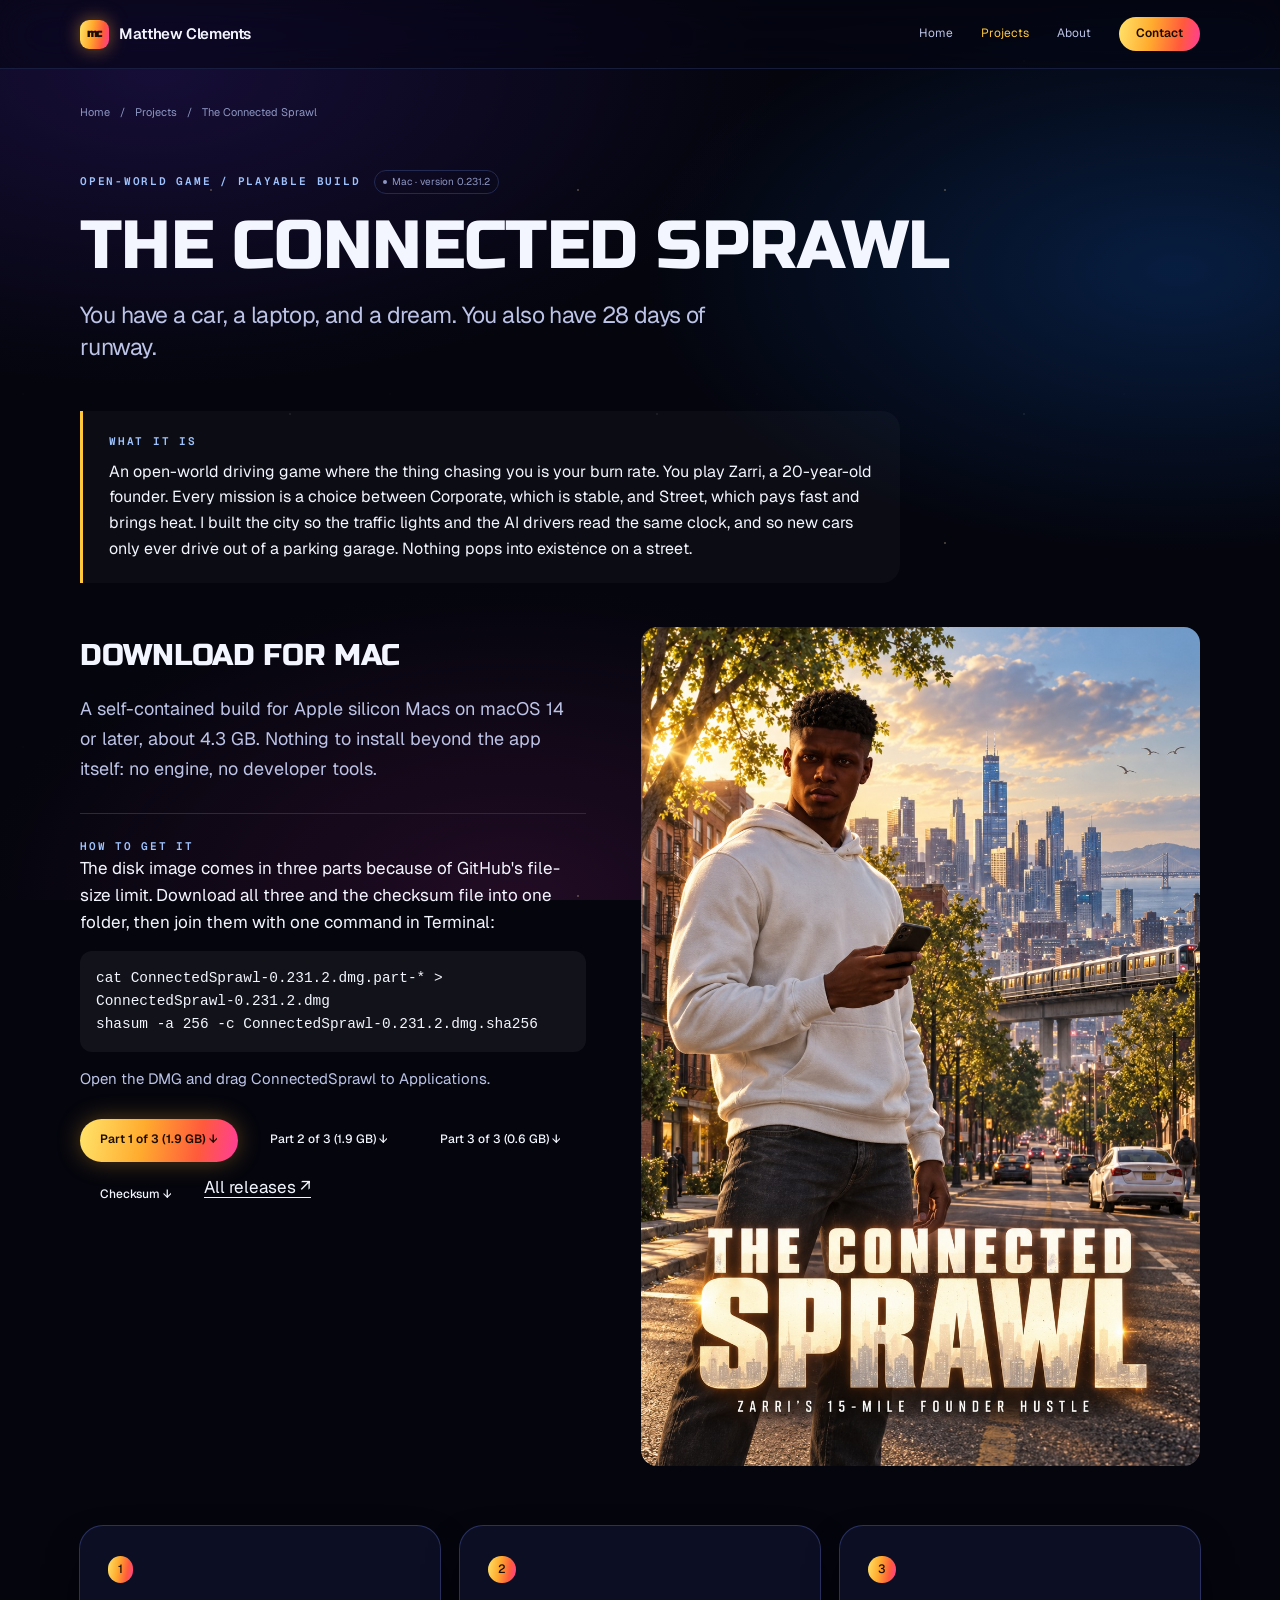
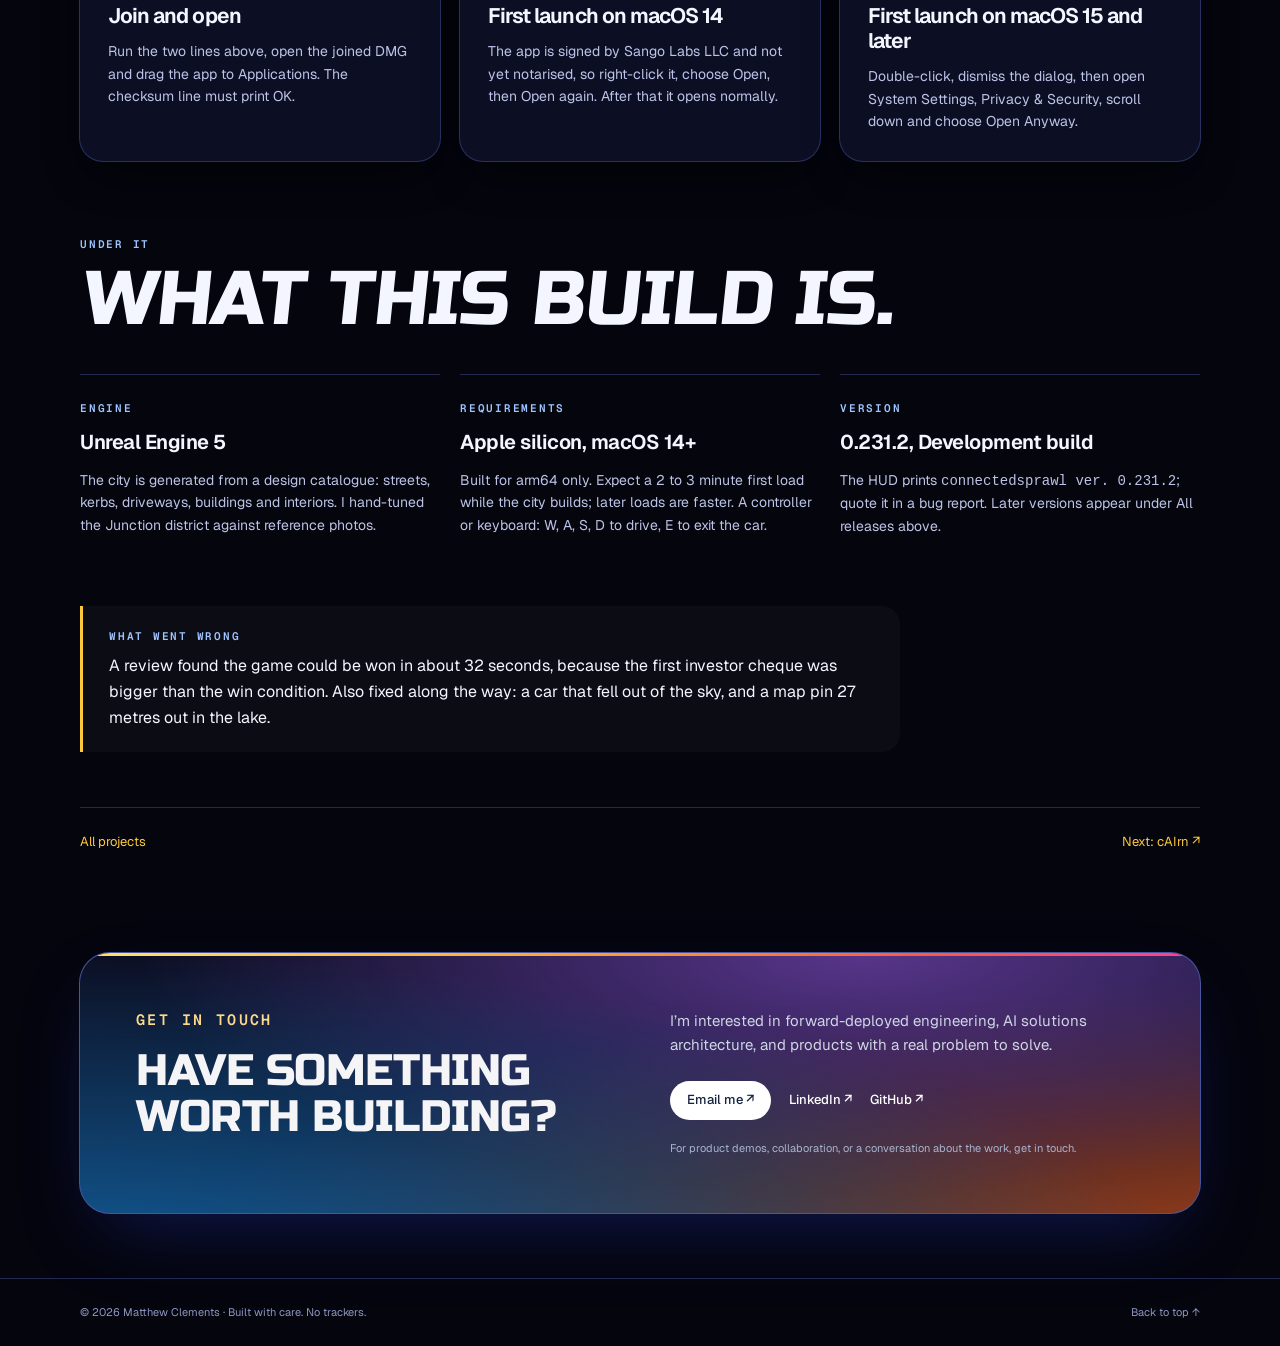
<file: projects/connectedsprawl/index.html>
<!doctype html>
<html lang="en">
<head>
<meta charset="utf-8"/>
<meta content="width=device-width, initial-scale=1" name="viewport"/>
<title>The Connected Sprawl — Matthew Clements</title>
<meta content="The Connected Sprawl: a GTA-style open-world city game with a startup economy, built in Unreal Engine 5. Download the playable Mac build." name="description"/>
<meta content="Matthew Clements" name="author"/>
<link href="https://mcclements02.github.io/projects/connectedsprawl/" rel="canonical"/>
<meta content="website" property="og:type"/>
<meta content="The Connected Sprawl — Matthew Clements" property="og:title"/>
<meta content="The Connected Sprawl: a GTA-style open-world city game with a startup economy, built in Unreal Engine 5. Download the playable Mac build." property="og:description"/>
<meta content="https://mcclements02.github.io/projects/connectedsprawl/" property="og:url"/>
<meta content="https://mcclements02.github.io/assets/connectedsprawl-cover.jpg" property="og:image"/>
<meta content="image/jpeg" property="og:image:type"/>
<meta content="1024" property="og:image:width"/>
<meta content="1536" property="og:image:height"/>
<meta content="Matthew Clements: Big ideas. Built for real life. Featuring Sango Sports Lab, Socks. | Sockster, offEarth, and cAIrn." property="og:image:alt"/>
<meta content="Matthew Clements" property="og:site_name"/>
<meta content="summary_large_image" name="twitter:card"/>
<meta content="The Connected Sprawl — Matthew Clements" name="twitter:title"/>
<meta content="The Connected Sprawl: a GTA-style open-world city game with a startup economy, built in Unreal Engine 5. Download the playable Mac build." name="twitter:description"/>
<meta content="https://mcclements02.github.io/assets/connectedsprawl-cover.jpg" name="twitter:image"/>
<meta content="Matthew Clements: Big ideas. Built for real life. Featuring Sango Sports Lab, Socks. | Sockster, offEarth, and cAIrn." name="twitter:image:alt"/>
<link href="../../assets/favicon.svg" rel="icon" type="image/svg+xml"/>
<link href="https://fonts.googleapis.com" rel="preconnect"/>
<link crossorigin="" href="https://fonts.gstatic.com" rel="preconnect"/>
<link href="https://fonts.googleapis.com/css2?family=Geist:wght@400;500;600;700&amp;family=Geist+Mono:wght@400;500;600&amp;family=Russo+One&amp;display=swap" rel="stylesheet"/>
<script>
   try{const t=localStorage.getItem('theme');if(t==='light'||t==='dark')document.documentElement.dataset.theme=t;}catch(e){}
  </script>
<link href="../../assets/site.css?v=20261116-galaxy" rel="stylesheet"/>
<script defer="" src="../../assets/site.js?v=20261116-galaxy">
</script>
<link href="../../assets/cases.css?v=20261116-voice" rel="stylesheet"/></head>
<body id="top"><a class="skip-link" href="#main">Skip to content</a><header class="nav">
<div class="wrap nav-inner">
<a aria-label="Matthew Clements — home" class="brand" href="../../index.html">
<span aria-hidden="true" class="brand-mark">
      mc
     </span>
<span>
      Matthew Clements
     </span>
</a>
<div class="nav-right">
<nav aria-label="Main navigation" class="nav-links">
<a href="../../index.html">
       Home
      </a>
<a aria-current="page" href="../../projects/index.html">
       Projects
      </a>
<a class="nav-about" href="../../index.html#about">
       About
      </a>
<a href="../../index.html#contact">
       Contact
      </a>
</nav>
<button aria-label="Toggle color theme" class="theme-toggle" id="theme-toggle" type="button">
<svg aria-hidden="true" viewbox="0 0 24 24">
<circle cx="12" cy="12" fill="none" r="8" stroke="currentColor" stroke-width="1.5">
</circle>
<path d="M12 4a8 8 0 0 1 0 16Z" fill="currentColor">
</path>
</svg>
</button>
</div>
</div>
</header><main class="wrap" id="main"><nav class="breadcrumbs" aria-label="Breadcrumb"><a href="../../index.html">Home</a><span aria-hidden="true">/</span><a href="../index.html">Projects</a><span aria-hidden="true">/</span><span aria-current="page">The Connected Sprawl</span></nav>
<header class="case-intro"><div class="case-heading"><p class="eyebrow">Open-world game / Playable build</p><span class="pill ">Mac · version 0.231.2</span></div>
<h1 class="brand-title"><span>The Connected Sprawl</span></h1>
<p>You have a car, a laptop, and a dream. You also have 28 days of runway.</p></header>
<aside class="field-note" aria-label="What it is"><p class="eyebrow">What it is</p><p>An open-world driving game where the thing chasing you is your burn rate. You play Zarri, a 20-year-old founder. Every mission is a choice between Corporate, which is stable, and Street, which pays fast and brings heat. I built the city so the traffic lights and the AI drivers read the same clock, and so new cars only ever drive out of a parking garage. Nothing pops into existence on a street.</p></aside>
<section class="product-overview" aria-label="Download">
<div class="product-story"><h2>Download for Mac</h2>
<p class="overview-lede">A self-contained build for Apple silicon Macs on macOS 14 or later, about 4.3 GB. Nothing to install beyond the app itself: no engine, no developer tools.</p>
<div class="product-role"><p class="eyebrow">How to get it</p>
<p>The disk image comes in three parts because of GitHub's file-size limit. Download all three and the checksum file into one folder, then join them with one command in Terminal:</p>
<pre style="white-space:pre-wrap;overflow-x:auto;padding:1rem;border-radius:.75rem;background:rgba(127,127,127,.12);font-size:.85em"><code>cat ConnectedSprawl-0.231.2.dmg.part-* &gt; ConnectedSprawl-0.231.2.dmg
shasum -a 256 -c ConnectedSprawl-0.231.2.dmg.sha256</code></pre>
<p>Open the DMG and drag ConnectedSprawl to Applications.</p></div>
<div class="product-actions">
<a class="button button-primary" href="https://github.com/mcclements02/connectedsprawl-releases/releases/download/v0.231.2/ConnectedSprawl-0.231.2.dmg.part-aa" rel="noopener">Part 1 of 3 (1.9 GB) ↓</a>
<a class="button" href="https://github.com/mcclements02/connectedsprawl-releases/releases/download/v0.231.2/ConnectedSprawl-0.231.2.dmg.part-ab" rel="noopener">Part 2 of 3 (1.9 GB) ↓</a>
<a class="button" href="https://github.com/mcclements02/connectedsprawl-releases/releases/download/v0.231.2/ConnectedSprawl-0.231.2.dmg.part-ac" rel="noopener">Part 3 of 3 (0.6 GB) ↓</a>
<a class="button" href="https://github.com/mcclements02/connectedsprawl-releases/releases/download/v0.231.2/ConnectedSprawl-0.231.2.dmg.sha256" rel="noopener">Checksum ↓</a>
<a href="https://github.com/mcclements02/connectedsprawl-releases/releases/latest" rel="noopener" target="_blank">All releases ↗</a>
</div></div>
<figure class="product-brand-showcase"><img src="../../assets/connectedsprawl-cover.jpg" alt="The Connected Sprawl cover: Zarri in a white hoodie on a city street at golden hour, the downtown skyline and an elevated train behind" width="1024" height="1536" loading="lazy" style="width:100%;height:auto;border-radius:1rem;display:block"></figure>
</section>
<section class="product-benefits" aria-label="First launch">
<article><span class="benefit-number">1</span><h3>Join and open</h3><p>Run the two lines above, open the joined DMG and drag the app to Applications. The checksum line must print OK.</p></article>
<article><span class="benefit-number">2</span><h3>First launch on macOS 14</h3><p>The app is signed by Sango Labs LLC and not yet notarised, so right-click it, choose Open, then Open again. After that it opens normally.</p></article>
<article><span class="benefit-number">3</span><h3>First launch on macOS 15 and later</h3><p>Double-click, dismiss the dialog, then open System Settings, Privacy &amp; Security, scroll down and choose Open Anyway.</p></article>
</section>
<section class="technology-section" aria-labelledby="technology-title"><div class="section-heading"><div><p class="eyebrow">Under it</p><h2 id="technology-title">What this build is.</h2></div></div>
<div class="technology-grid">
<article class="technology-card"><p class="eyebrow">Engine</p><h3>Unreal Engine 5</h3><p>The city is generated from a design catalogue: streets, kerbs, driveways, buildings and interiors. I hand-tuned the Junction district against reference photos.</p></article>
<article class="technology-card"><p class="eyebrow">Requirements</p><h3>Apple silicon, macOS 14+</h3><p>Built for arm64 only. Expect a 2 to 3 minute first load while the city builds; later loads are faster. A controller or keyboard: W, A, S, D to drive, E to exit the car.</p></article>
<article class="technology-card"><p class="eyebrow">Version</p><h3>0.231.2, Development build</h3><p>The HUD prints <code>connectedsprawl ver. 0.231.2</code>; quote it in a bug report. Later versions appear under All releases above.</p></article>
</div></section>
<aside class="field-note" aria-label="What went wrong"><p class="eyebrow">What went wrong</p><p>A review found the game could be won in about 32 seconds, because the first investor cheque was bigger than the win condition. Also fixed along the way: a car that fell out of the sky, and a map pin 27 metres out in the lake.</p></aside>
<nav class="project-next" aria-label="More products"><a href="../index.html">All projects</a><a href="../cairn/index.html">Next: cAIrn ↗</a></nav>
<section aria-labelledby="contact-title" class="contact" id="contact">
<div>
<p class="eyebrow">
      Get in touch
     </p>
<h2 id="contact-title">
      Have something
      <br/>
      worth building?
     </h2>
</div>
<div>
<p>
      I’m interested in forward-deployed engineering, AI solutions architecture, and products with a real problem to solve.
     </p>
<div class="text-links">
<a href="mailto:matthew.clements02@gmail.com">
       Email me ↗
      </a>
<a href="https://www.linkedin.com/in/matthew-c-clements" rel="noopener" target="_blank">
       LinkedIn ↗
      </a>
<a href="https://github.com/mcclements02" rel="noopener" target="_blank">
       GitHub ↗
      </a>
</div>
<p class="fine">For product demos, collaboration, or a conversation about the work, get in touch.</p>
</div>
</section></main><footer>
<div class="wrap foot">
<span>
     ©
     <span id="year">
      2026
     </span>
     Matthew Clements · Built with care. No trackers.
    </span>
<a href="#top">
     Back to top ↑
    </a>
</div>
</footer></body></html>
</file>
<file: assets/site.css>
/* Shared design system: quiet surfaces, expressive product color. */
:root {
  --bg: #f5f5f7;
  --bg-2: #ebedf2;
  --surface: #fff;
  --ink: #1d1d1f;
  --ink-2: #53545b;
  --ink-3: #686972;
  --rule: #e0e1e6;
  --rule-2: #c8cbd3;
  --accent: #0668ce;
  --accent-soft: #e8f1ff;
  --accent-ink: #fff;
  --brand-gradient: linear-gradient(105deg, #007ac6 5%, #4d66df 38%, #8d4ecb 68%, #bd427f 95%);
  --live: #217246;
  --live-soft: #e7f5ed;
  --build: #86520a;
  --build-soft: #fcf0d8;
  --muted-bar: #c2c7d1;
  --sans: -apple-system, BlinkMacSystemFont, 'Geist', 'Segoe UI', sans-serif;
  --mono: 'Geist Mono', ui-monospace, monospace;
  --serif: var(--sans);
  --gutter: 32px;
  --wrap: 1120px;
  --glass: #fafafcd9;
  --shadow: 0 8px 28px #24294b08, 0 1px 3px #24294b05;
  --shadow-lg: 0 24px 70px -24px #24294b30;
  color-scheme: light;
}
:root[data-theme=dark] {
  --bg: #0d0d10; --bg-2: #232329; --surface: #1b1b20;
  --ink: #f5f5f7; --ink-2: #bebec7; --ink-3: #a1a1ac;
  --rule: #303038; --rule-2: #4b4b57; --accent: #74b1ff;
  --accent-soft: #192c46; --accent-ink: #0d0d10;
  --live: #8bddb0; --live-soft: #183325; --build: #f0c574; --build-soft: #392c16;
  --muted-bar: #555b6a; --glass: #121216db;
  --shadow: 0 8px 28px #0002; --shadow-lg: 0 24px 70px -24px #0009;
  color-scheme: dark;
}
@media (prefers-color-scheme: dark) {
  :root:not([data-theme=light]) {
    --bg: #0d0d10; --bg-2: #232329; --surface: #1b1b20;
    --ink: #f5f5f7; --ink-2: #bebec7; --ink-3: #a1a1ac;
    --rule: #303038; --rule-2: #4b4b57; --accent: #74b1ff;
    --accent-soft: #192c46; --accent-ink: #0d0d10;
    --live: #8bddb0; --live-soft: #183325; --build: #f0c574; --build-soft: #392c16;
    --muted-bar: #555b6a; --glass: #121216db;
    --shadow: 0 8px 28px #0002; --shadow-lg: 0 24px 70px -24px #0009;
    color-scheme: dark;
  }
}
* { box-sizing: border-box; }
html { scroll-behavior: smooth; scroll-padding-top: 100px; -webkit-text-size-adjust: 100%; }
body { margin: 0; background: var(--bg); color: var(--ink); font: 400 17px/1.6 var(--sans); -webkit-font-smoothing: antialiased; }
img { display: block; max-width: 100%; height: auto; }
a { color: inherit; text-underline-offset: 4px; }
button, input { font: inherit; }
button, a, input, summary { -webkit-tap-highlight-color: transparent; }
:focus-visible { outline: 3px solid var(--accent); outline-offset: 5px; }
::selection { background: var(--accent); color: var(--accent-ink); }
h1, h2, h3, h4, p, figure { margin: 0; }
h1, h2, h3, h4 { font-weight: 650; letter-spacing: -.045em; line-height: 1.1; }
ul, ol { padding: 0; margin: 0; list-style: none; }
button { color: inherit; }
svg { display: block; }
.wrap { width: min(100%, calc(var(--wrap) + var(--gutter)*2)); margin: auto; padding-inline: var(--gutter); }
.mono { font-family: var(--mono); }
.eyebrow, .kicker { font: 600 12px/1.5 var(--sans); letter-spacing: .015em; color: var(--ink-3); }
.sr-only { position: absolute; width: 1px; height: 1px; padding: 0; margin: -1px; overflow: hidden; clip: rect(0,0,0,0); white-space: nowrap; border: 0; }
.skip-link { position: fixed; top: 8px; left: 12px; transform: translateY(-160%); z-index: 100; padding: 10px 18px; border-radius: 20px; background: var(--ink); color: var(--bg); }
.skip-link:focus { transform: translateY(0); }
[hidden] { display: none !important; }

/* Navigation */
.nav { position: sticky; top: 0; z-index: 30; background: var(--glass); border-bottom: 1px solid color-mix(in srgb, var(--rule) 65%, transparent); backdrop-filter: blur(22px) saturate(1.5); -webkit-backdrop-filter: blur(22px) saturate(1.5); }
.nav-inner { min-height: 68px; display: flex; align-items: center; justify-content: space-between; gap: 24px; }
.brand { display: flex; align-items: center; gap: 10px; text-decoration: none; font-size: 15px; font-weight: 600; letter-spacing: -.025em; }
.brand-mark { display: grid; place-items: center; width: 29px; height: 29px; border-radius: 9px; background: var(--brand-gradient); color: #fff; font-size: 11px; letter-spacing: -.06em; }
.nav-right, .nav-links { display: flex; align-items: center; gap: 28px; }
.nav-links a { text-decoration: none; color: var(--ink-2); font-size: 12px; padding-block: 12px; transition: color .2s; }
.nav-links a:hover, .nav-links a[aria-current=page] { color: var(--accent); }
.nav-links a:last-child { background: var(--ink); color: var(--bg); border-radius: 20px; padding: 7px 17px; }
.theme-toggle { width: 34px; height: 34px; display: grid; place-items: center; background: none; border: 1px solid var(--rule); border-radius: 50%; cursor: pointer; transition: background .2s; }
.theme-toggle:hover { background: var(--bg-2); }
.theme-toggle svg { width: 16px; height: 16px; }

/* Personal introduction and product stage */
.hero { position: relative; padding-top: 76px; padding-bottom: 46px; }
.hero-copy { text-align: center; position: relative; z-index: 2; }
.hero-eyebrow { display: inline-flex; align-items: center; justify-content: center; gap: 9px; font-size: 13px; font-weight: 500; color: var(--ink-2); }
.availability-dot { width: 6px; height: 6px; display: inline-block; border-radius: 50%; background: #38a877; box-shadow: 0 0 0 4px #38a87714; flex: none; }
.hero h1 { font-size: clamp(58px, 7.7vw, 96px); line-height: 1.02; letter-spacing: -.05em; font-weight: 700; margin: 23px auto 25px; }
.hero h1>span, .gradient-text { color: #6856e5; background: var(--brand-gradient); background-clip: text; -webkit-background-clip: text; -webkit-text-fill-color: transparent; }
.hero .intro { font-size: 21px; line-height: 1.45; letter-spacing: -.025em; max-width: 640px; margin-inline: auto; color: var(--ink-2); }
.hero-actions { display: flex; gap: 12px; justify-content: center; margin-top: 28px; }
.button { display: inline-flex; align-items: center; justify-content: center; gap: 17px; border-radius: 999px; min-height: 48px; padding: 12px 25px; font-size: 14px; font-weight: 500; text-decoration: none; transition: background .2s, transform .2s, box-shadow .2s; }
.button-primary { background: var(--brand-gradient); color: #fff; box-shadow: 0 5px 18px #7956ce30; }
.button-primary:hover { transform: translateY(-2px); box-shadow: -5px 8px 25px #007ac626, 5px 8px 25px #bd427f26; }
.button-secondary { background: var(--surface); border: 1px solid var(--rule); color: var(--ink); }
.button-secondary:hover { transform: translateY(-2px); border-color: var(--rule-2); }
.location { margin-top: 22px; color: var(--ink-3); font-size: 11px; letter-spacing: .01em; }
.product-stage { position: relative; isolation: isolate; height: 425px; max-width: 1050px; margin: 50px auto 0; }
.stage-glow { position: absolute; inset: 3% -5% -2%; z-index: -1; border-radius: 50%; background: radial-gradient(ellipse at 20% 70%, #79d7f442, transparent 50%), radial-gradient(ellipse at 65% 60%, #a17cf64a, transparent 58%), radial-gradient(ellipse at 80% 85%, #ee93c92e, transparent 45%); filter: blur(30px); }
.stage-tile { position: absolute; width: 22%; text-decoration: none; transition: transform .5s cubic-bezier(.2,.7,.2,1), box-shadow .5s; }
.stage-cairn { top: 65px; left: 1%; width: 21%; padding: 21px 18px 16px; border-radius: 22px; background: var(--surface); border: 1px solid color-mix(in srgb, var(--rule) 70%, transparent); box-shadow: 0 22px 50px -16px #23345135; transform: rotate(-7deg); }
.stage-cairn:hover { transform: rotate(-3deg) translateY(-8px); }
.stage-tile-top { display: flex; gap: 10px; align-items: center; font-size: 18px; font-weight: 600; letter-spacing: -.02em; line-height: 1.3; }
.stage-app-icon { display: grid; place-items: center; width: 36px; height: 36px; background: #e9edff; border-radius: 10px; color: #5565ca; font-size: 23px; }
.stage-subtitle { display: block; font-size: 10px; color: var(--ink-3); font-weight: 400; letter-spacing: 0; margin-top: 2px; }
.mini-terminal { margin-top: 16px; padding: 13px 16px 17px; border-radius: 12px; background: #1b2030; color: #edf1ff; text-align: left; }
.terminal-dots { display: block; color: #686e82; letter-spacing: 3px; font-size: 7px; }
.terminal-command { display: block; font: 500 13px var(--mono); margin-top: 15px; }
.terminal-command i { font-style: normal; color: #85d7b2; }
.terminal-note { display: block; font-size: 10px; line-height: 1.7; color: #b5bfd6; margin-top: 12px; }
.terminal-line { display: block; margin-top: 12px; width: 80%; height: 4px; border-radius: 3px; background: #384259; }
.terminal-line.short { margin-top: 6px; width: 52%; }
.stage-foot { display: flex; justify-content: space-between; gap: 10px; margin-top: 16px; font-size: 9px; color: var(--ink-3); }
.stage-sango { position: absolute; left: 23%; top: 0; width: 32%; height: 100%; text-decoration: none; }
.stage-phone { position: absolute; width: 45%; height: 360px; object-fit: cover; object-position: top; border-radius: 20px; border: 1px solid #bbdbea50; box-shadow: 0 28px 45px -18px #0e233f7a; transition: transform .5s cubic-bezier(.2,.7,.2,1); }
.stage-phone-back { left: 3%; top: 21px; transform: rotate(-9deg); }
.stage-phone-front { left: 49%; top: 0; transform: rotate(8deg); }
.stage-sango:hover .stage-phone-back { transform: rotate(-11deg) translateY(-6px); }
.stage-sango:hover .stage-phone-front { transform: rotate(10deg) translateY(-10px); }
.stage-caption { position: absolute; bottom: 1px; left: 0; right: 0; display: flex; align-items: center; justify-content: center; gap: 9px; font-size: 11px; font-weight: 500; color: var(--ink-2); }
.stage-caption>span:last-child { color: var(--ink-3); font-weight: 400; }
.stage-socks { position: absolute; left: 57%; top: 18px; width: 18%; height: calc(100% - 18px); text-decoration: none; }
.stage-socks img { width: 100%; height: 365px; object-fit: cover; object-position: top; border-radius: 20px; border: 1px solid #bbdbea50; box-shadow: 0 28px 45px -18px #31518355; transform: rotate(-4deg); transition: transform .5s cubic-bezier(.2,.7,.2,1); }
.stage-socks:hover img { transform: rotate(-6deg) translateY(-8px); }
.stage-offearth { right: 0; top: 65px; padding: 22px 22px 19px; border-radius: 24px; background: radial-gradient(ellipse at 50% 50%, #332449, #15151e 70%); color: #fff; box-shadow: 0 24px 55px -15px #44276660; transform: rotate(7deg); }
.stage-offearth:hover { transform: rotate(3deg) translateY(-8px); }
.stage-overline { font-size: 10px; color: #c7bdd9; }
.stage-offearth img { width: 185px; max-width: 100%; margin: -3px auto -12px; }
.stage-brand { display: block; font-size: 25px; letter-spacing: -.055em; font-weight: 600; }
.stage-offearth .stage-foot { margin-top: 4px; color: #b8adc9; }
.credential-strip { display: flex; justify-content: center; align-items: center; flex-wrap: wrap; gap: 30px; padding-block: 30px; color: var(--ink-3); font-size: 10px; border-bottom: 1px solid var(--rule); }
.credential-strip strong { font-weight: 600; color: var(--ink-2); }
.credential-strip .employers { display: flex; gap: 34px; font-size: 20px; font-weight: 650; letter-spacing: -.05em; color: var(--ink-2); }
.credential-strip>span:last-child { margin-left: 16px; }

/* Featured products */
.section { padding-top: 110px; }
.section-heading { display: flex; align-items: end; justify-content: space-between; gap: 25px; margin-bottom: 38px; }
.section-heading h2 { font-size: clamp(32px,4vw,48px); margin-top: 12px; }
.section-heading>a { font-size: 14px; color: var(--accent); text-decoration: none; white-space: nowrap; padding-bottom: 4px; }
.section-heading>a:hover { text-decoration: underline; }
.featured-grid { display: grid; grid-template-columns: repeat(2,minmax(0,1fr)); gap: 28px; }
.feature-card { min-width: 0; border-radius: 28px; background: var(--surface); box-shadow: var(--shadow); overflow: hidden; transition: transform .35s, box-shadow .35s; }
.feature-card>a { display: flex; flex-direction: column; height: 100%; text-decoration: none; }
.feature-card>a::after { content: ''; height: 3px; flex: none; background: var(--brand-gradient); opacity: .75; }
.feature-card .visual { aspect-ratio: 1.5; }
.feature-card:hover { transform: translateY(-6px); box-shadow: var(--shadow-lg); }
.feature-meta { display: flex; align-items: center; justify-content: space-between; gap: 12px; margin: 26px 30px 12px; }
.feature-meta .kicker { font-size: 12px; }
.feature-card h3 { font-size: 30px; letter-spacing: -.04em; margin-inline: 30px; }
.feature-card p { color: var(--ink-2); font-size: 15px; line-height: 1.6; margin: 12px 30px 0; }
.read-link { display: flex; align-items: center; justify-content: space-between; font-size: 13px; font-weight: 500; color: var(--accent); padding: 25px 30px 28px; margin-top: auto; }
.pill { display: inline-flex; align-items: center; gap: 5px; padding: 4px 8px; border: 1px solid var(--rule); border-radius: 99px; color: var(--ink-3); font-size: 10px; line-height: 1.4; white-space: nowrap; }
.pill.live,.pill.use { color: var(--live); background: var(--live-soft); border-color: transparent; }
.pill.build { color: var(--build); background: var(--build-soft); border-color: transparent; }
.pill::before { content: ''; width: 4px; height: 4px; border-radius: 50%; background: currentColor; }
.visual { position: relative; overflow: hidden; isolation: isolate; background: var(--bg-2); }
.visual img { position: absolute; width: 34%; max-width: none; border-radius: 12px; box-shadow: 0 22px 35px #0004; }
.visual img:first-of-type { left: 13%; top: 10%; transform: rotate(-8deg); }
.visual img:nth-of-type(2) { left: 55%; top: 24%; transform: rotate(7deg); }
.visual-label { position: absolute; left: 25px; top: 20px; z-index: 2; font: 500 9px/1.4 var(--sans); letter-spacing: .09em; color: #c6e1de; }
.visual-sango { background: radial-gradient(ellipse at 45% 15%, #337981, #0f2b3b 80%); }
.visual-sango::before { content: ''; position: absolute; width: 100%; aspect-ratio: 1; border: 1px solid #c1f5ff20; border-radius: 50%; left: 22%; top: -15%; }
.visual-scks { background: linear-gradient(135deg,#d6f1ff,#b9cdea 70%,#cbd7fd); }
.visual-scks img { top: 15%; box-shadow: 0 18px 35px #18384340; }
.visual-scks img:nth-of-type(2) { top: 25%; }
.visual-scks .visual-label { color: #315e6e; }
.visual-offearth { background: radial-gradient(ellipse at 50% 45%, #3d2654, #111019 75%); color: #e9e1f7; }
.visual-wordmark { position: absolute; bottom: 23px; left: 26px; right: 26px; display: flex; justify-content: space-between; align-items: end; font-size: 29px; font-weight: 600; letter-spacing: -.06em; }
.visual-wordmark small { font: 400 9px/1.5 var(--sans); letter-spacing: .02em; text-align: right; }
.visual-offearth .visual-label { color: #c8bfd8; }
.visual-offearth img.brand-logo { width: 75%; height: 85%; object-fit: contain; left: 12.5%; top: 0; transform: none; border-radius: 0; box-shadow: none; }
.abstract-art { position: absolute; inset: 12% 18% 26%; width: 64%; height: 62%; color: currentColor; opacity: .8; }
.visual-tools { background: linear-gradient(130deg,#e6e8fd,#d5dbf6); color: #646aa3; }
.visual-cairn { background: radial-gradient(ellipse at 50% 35%,#f0edff,#d5d5fa 75%); color: #7470ae; }
.visual-games { background: linear-gradient(130deg,#d8f0e7,#a2c8b8); color: #456f60; }
.visual-platform { background: linear-gradient(130deg,#ffeddf,#ecccbb); color: #95654b; }
.visual-quant { background: linear-gradient(130deg,#deecff,#bad5ec); color: #53778f; }
.visual-browser { background: linear-gradient(130deg,#eeebff,#cbc7ea); color: #6b6593; }
.visual .abstract-label { position: absolute; left: 26px; bottom: 22px; font-size: 25px; line-height: 1.3; font-weight: 600; letter-spacing: -.04em; }
.topic-links { display: flex; justify-content: center; flex-wrap: wrap; gap: 12px; margin-top: 35px; }
.topic-links a { display: flex; align-items: center; gap: 22px; border: 1px solid var(--rule); padding: 12px 19px; border-radius: 99px; text-decoration: none; font-size: 12px; color: var(--ink-2); transition: border-color .2s, background .2s; }
.topic-links a:hover { border-color: var(--accent); background: var(--surface); color: var(--accent); }

/* Background, principles, and experience */
.about { display: grid; grid-template-columns: 1.1fr 1fr; gap: 64px; align-items: start; }
.about h2 { font-size: clamp(33px,3.7vw,46px); margin: 17px 0 28px; }
.about p { color: var(--ink-2); font-size: 16px; margin-bottom: 19px; }
.about .eyebrow { font-size: 12px; }
.focus-list { display: grid; gap: 12px; }
.focus-list li { background: var(--surface); border-radius: 18px; padding: 22px 25px; box-shadow: var(--shadow); }
.focus-list strong { display: block; font-size: 15px; font-weight: 600; letter-spacing: -.02em; margin-bottom: 6px; }
.focus-list span { font-size: 13px; line-height: 1.5; color: var(--ink-2); display: block; }
.principles { display: grid; grid-template-columns: repeat(2,1fr); gap: 20px; }
.principle { background: var(--surface); border-radius: 24px; padding: 32px; box-shadow: var(--shadow); }
.principle .n { display: grid; place-items: center; width: 35px; height: 35px; border-radius: 12px; color: #fff; background: var(--brand-gradient); font-size: 12px; font-weight: 600; }
.principle h3 { font-size: 21px; letter-spacing: -.035em; margin: 20px 0 12px; }
.principle p { font-size: 14px; color: var(--ink-2); }
.contact { position: relative; isolation: isolate; overflow: hidden; display: grid; grid-template-columns: 1fr 1fr; gap: 60px; margin-block: 100px 65px; padding: 56px; border-radius: 30px; color: #f5f5f7; background: radial-gradient(ellipse at 0 130%,#1262a0,transparent 70%),radial-gradient(ellipse at 70% 0%,#58358b,transparent 65%),radial-gradient(ellipse at 110% 120%,#852f62,transparent 65%),#15182d; }
.contact::before { content: ''; position: absolute; inset: 0 0 auto; height: 3px; background: var(--brand-gradient); }
.contact .eyebrow { color: #afc1ee; }
.contact h2 { font-size: 43px; margin-top: 16px; }
.contact p { color: #ced5e4; font-size: 15px; }
.text-links { display: flex; flex-wrap: wrap; gap: 18px; margin-top: 24px; font-size: 13px; font-weight: 500; }
.text-links a { text-decoration: none; }
.text-links a:hover { text-decoration: underline; }
.contact .text-links a { color: #fff; }
.contact .text-links a:first-child { background: #fff; color: #152340; padding: 9px 17px; border-radius: 30px; }
.contact .text-links { align-items: center; }
.contact .fine { font-size: 11px; line-height: 1.6; margin-top: 20px; color: #a8b5d0; }
footer { border-top: 1px solid var(--rule); }
.foot { display: flex; justify-content: space-between; gap: 20px; padding-block: 25px; font-size: 11px; color: var(--ink-3); }
.foot a { text-decoration: none; }

/* Project index and case-study shared elements */
.page-intro { padding-top: 70px; max-width: 780px; }
.page-intro h1 { font-size: clamp(43px,6vw,68px); margin: 15px 0 23px; letter-spacing: -.055em; }
.page-intro>p:last-child { font-size: 19px; color: var(--ink-2); max-width: 61ch; letter-spacing: -.015em; }
.project-tools { display: flex; justify-content: space-between; align-items: center; gap: 18px; margin-top: 37px; padding: 12px; background: var(--surface); border: 1px solid var(--rule); border-radius: 19px; }
.filters { display: flex; flex-wrap: wrap; gap: 5px; }
.filter { border: 0; border-radius: 99px; padding: 10px 14px; background: none; cursor: pointer; font-size: 12px; transition: background .2s; }
.filter:hover { background: var(--bg-2); }
.filter[aria-pressed=true] { background: var(--brand-gradient); color: #fff; }
.search { max-width: 245px; min-width: 180px; width: 100%; border: 1px solid var(--rule); border-radius: 11px; padding: 10px 12px; background: var(--bg); color: var(--ink); font-size: 12px; }
.result-count { font-size: 11px; color: var(--ink-3); margin: 23px 0 18px; }
.project-row { display: grid; grid-template-columns: 300px minmax(0,1fr); gap: 32px; background: var(--surface); border-radius: 24px; box-shadow: var(--shadow); padding: 20px; margin-bottom: 18px; }
.project-row .visual { aspect-ratio: 1.35; border-radius: 14px; align-self: start; }
.project-row .visual .abstract-label { font-size: 19px; }
.project-row .visual-wordmark { font-size: 23px; }
.project-info { padding: 10px 10px 10px 0; min-width: 0; }
.project-topline { display: flex; align-items: center; gap: 12px; margin-bottom: 10px; }
.project-info h2 { font-size: 27px; margin-bottom: 12px; }
.project-info h2 a { text-decoration: none; }
.project-info h2 a:hover { color: var(--accent); }
.project-info p { color: var(--ink-2); font-size: 14px; max-width: 64ch; }
.project-bottom { display: flex; gap: 18px; align-items: center; flex-wrap: wrap; margin-top: 18px; }
.project-bottom>a { color: var(--accent); font-size: 12px; }
.stack-note { font-size: 11px; color: var(--ink-3); }
details { margin-top: 14px; }
summary { width: fit-content; font-size: 12px; color: var(--accent); cursor: pointer; padding-block: 5px; }
.detail-points { list-style: disc; padding-left: 17px; margin-top: 10px; font-size: 13px; color: var(--ink-2); }
.detail-points li+li { margin-top: 7px; }
.project-info .meta { display: block; font-size: 11px; margin-top: 14px; color: var(--ink-3); }
.empty-results { padding: 40px 0; color: var(--ink-2); }
.empty-results button { border: 0; background: none; color: var(--accent); text-decoration: underline; cursor: pointer; padding: 8px 0; }
.project-note { margin-block: 32px; font-size: 12px; color: var(--ink-3); max-width: 72ch; }
.breadcrumbs { display: flex; gap: 10px; padding-top: 35px; font-size: 11px; color: var(--ink-3); }
.breadcrumbs a { text-decoration: none; }
.case-intro { padding-block: 48px; }
.case-intro h1 { font-size: clamp(42px,6vw,68px); margin: 18px 0; }
.case-intro>p:last-child { font-size: 23px; line-height: 1.4; max-width: 700px; color: var(--ink-2); letter-spacing: -.025em; }
.case-footer { margin-top: 40px; border-top: 1px solid var(--rule); padding-top: 22px; font-size: 12px; color: var(--ink-3); }
.case-footer a { color: var(--accent); }
.case-heading { display: flex; gap: 14px; align-items: center; flex-wrap: wrap; }
.brand-title { display: flex; align-items: center; gap: 18px; }
.brand-title img { width: 1.6em; height: 1.6em; object-fit: contain; flex: none; }
.product-benefits .benefit-number { color: #fff; background: var(--brand-gradient); border-radius: 99px; padding: 4px 10px; }

/* Keep motion brief, optional, and independent of content visibility. */
@keyframes hero-arrive { from { opacity: .2; transform: translateY(16px); } to { opacity: 1; transform: translateY(0); } }
@media (prefers-reduced-motion: no-preference) {
  .hero-copy { animation: hero-arrive .8s cubic-bezier(.2,.7,.2,1) both; }
  .product-stage { animation: hero-arrive 1.1s .12s cubic-bezier(.2,.7,.2,1) both; }
}
@media (max-width: 960px) {
  .hero { padding-top: 58px; }
  .hero h1 { font-size: 76px; }
  .product-stage { height: 340px; }
  .stage-glow { inset-inline: 0; }
  .stage-cairn { top: 47px; padding: 16px 13px; }
  .stage-tile-top { font-size: 15px; }
  .stage-subtitle { font-size: 9px; }
  .mini-terminal { padding: 12px; }
  .terminal-command { font-size: 11px; }
  .terminal-note { font-size: 9px; }
  .stage-foot { font-size: 8px; }
  .stage-phone { height: 290px; border-radius: 16px; }
  .stage-socks img { height: 290px; border-radius: 16px; }
  .stage-offearth { top: 48px; padding: 17px; }
  .stage-overline { font-size: 9px; }
  .stage-offearth img { max-height: 150px; object-fit: contain; }
  .stage-caption { font-size: 9px; bottom: 8px; gap: 6px; }
  .stage-caption>span:last-child { display: none; }
  .project-tools { flex-direction: column; align-items: stretch; }
  .search { max-width: 100%; }
  .project-row { grid-template-columns: 240px minmax(0,1fr); gap: 24px; }
  .about { gap: 35px; }
  .contact { gap: 35px; padding: 40px; }
  .contact h2 { font-size: 35px; }
  .feature-card h3 { font-size: 26px; }
}
@media (max-width: 700px) {
  :root { --gutter: 20px; }
  html { scroll-padding-top: 125px; }
  .nav-inner { min-height: 92px; display: grid; grid-template-columns: 1fr auto; gap: 7px; padding-block: 12px 9px; }
  .brand { font-size: 14px; }
  .brand-mark { width: 27px; height: 27px; }
  .nav-right { display: contents; }
  .theme-toggle { grid-column: 2; grid-row: 1; width: 32px; height: 32px; }
  .nav-links { grid-column: 1/-1; grid-row: 2; gap: 27px; }
  .nav-links a { font-size: 11px; padding-block: 5px; }
  .nav-links a:last-child { background: none; color: var(--ink-2); padding: 5px 0; border-radius: 0; margin-left: auto; }
  .hero { padding-top: 47px; padding-bottom: 25px; }
  .hero-eyebrow { font-size: 10px; gap: 8px; }
  .hero h1 { font-size: clamp(43px,10vw,66px); letter-spacing: -.04em; margin: 23px -5px; line-height: 1.06; }
  .hero .intro { font-size: 18px; max-width: 34ch; }
  .desktop-break { display: none; }
  .hero-actions { gap: 10px; margin-top: 25px; }
  .button { font-size: 13px; min-height: 45px; padding: 11px 19px; gap: 12px; }
  .location { font-size: 10px; max-width: 31ch; margin: 19px auto 0; }
  .product-stage { height: auto; max-width: 500px; margin-top: 35px; padding-top: 20px; display: grid; grid-template-columns: repeat(2, minmax(0, 1fr)); gap: 35px 22px; align-items: center; }
  .stage-glow { inset: 0; filter: blur(18px); }
  .stage-sango { position: relative; grid-column: 1; grid-row: 1; width: 100%; left: auto; top: auto; height: clamp(270px, 77vw, 370px); }
  .stage-phone { width: 70%; height: calc(100% - 40px); border-radius: 13px; }
  .stage-phone-back { left: 0; top: 18px; }
  .stage-phone-front { left: 28%; top: 0; }
  .stage-socks { position: relative; grid-column: 2; grid-row: 1; width: 100%; left: auto; top: auto; height: clamp(270px, 77vw, 370px); }
  .stage-socks img { width: 87%; height: calc(100% - 40px); margin-inline: auto; border-radius: 13px; transform: rotate(5deg); }
  .stage-socks:hover img { transform: rotate(3deg) translateY(-4px); }
  .stage-caption { bottom: 0; top: auto; left: 0; right: 0; justify-content: center; gap: 6px; font-size: 10px; }
  .stage-cairn { position: relative; grid-column: 1; grid-row: 2; width: 100%; max-width: none; left: auto; right: auto; top: auto; padding: 16px 13px; border-radius: 18px; transform: rotate(-4deg); }
  .stage-cairn:hover { transform: rotate(2deg) translateY(-3px); }
  .stage-tile-top { font-size: 16px; gap: 8px; }
  .stage-app-icon { width: 28px; height: 28px; border-radius: 8px; font-size: 19px; }
  .stage-subtitle { font-size: 8px; }
  .mini-terminal { display: none; }
  .stage-cairn .stage-foot { display: block; font-size: 8px; margin-top: 12px; }
  .stage-cairn .stage-foot>span { display: none; }
  .stage-offearth { position: relative; grid-column: 2; grid-row: 2; width: 100%; max-width: none; right: auto; top: auto; padding: 14px 12px; border-radius: 18px; transform: rotate(4deg); }
  .stage-overline { font-size: 7px; }
  .stage-offearth img { width: 100%; height: 115px; max-height: none; object-fit: contain; margin: 0 auto -6px; }
  .stage-brand { font-size: 20px; }
  .stage-offearth .stage-foot { display: none; }
  .credential-strip { gap: 15px; padding-block: 20px; flex-direction: column; }
  .credential-strip .employers { gap: 37px; font-size: 22px; }
  .credential-strip>span:last-child { display: none; }
  .section { padding-top: 70px; }
  .section-heading { gap: 18px; margin-bottom: 25px; align-items: end; }
  .section-heading h2 { font-size: 34px; max-width: 12ch; }
  .section-heading>a { font-size: 11px; padding-bottom: 3px; }
  .featured-grid { grid-template-columns: 1fr; gap: 24px; }
  .feature-card { border-radius: 23px; }
  .feature-card .visual { aspect-ratio: 1.35; }
  .feature-meta { margin: 22px 23px 10px; }
  .feature-meta .kicker { font-size: 11px; }
  .feature-card h3 { font-size: 29px; margin-inline: 23px; }
  .feature-card p { font-size: 14px; margin: 10px 23px 0; }
  .read-link { padding: 21px 23px 24px; }
  .visual-wordmark { font-size: 26px; }
  .topic-links { justify-content: start; gap: 9px; margin-top: 25px; }
  .topic-links a { font-size: 11px; padding: 10px 15px; gap: 15px; }
  .about { grid-template-columns: 1fr; gap: 25px; }
  .about h2 { font-size: 37px; }
  .about p { font-size: 15px; }
  .focus-list li { padding: 23px; }
  .principles { grid-template-columns: 1fr; gap: 15px; }
  .principle { padding: 27px; }
  .contact { grid-template-columns: 1fr; gap: 23px; margin-block: 65px 40px; padding: 34px 26px; border-radius: 25px; }
  .contact h2 { font-size: 36px; }
  .contact .text-links { gap: 16px; font-size: 12px; }
  .foot { flex-direction: column; gap: 9px; font-size: 10px; }
  .page-intro { padding-top: 45px; }
  .page-intro h1 { font-size: 44px; }
  .page-intro>p:last-child { font-size: 17px; }
  .project-tools { margin-top: 27px; padding: 10px; border-radius: 15px; }
  .filters { gap: 4px; }
  .filter { padding: 9px 11px; font-size: 11px; }
  .project-row { grid-template-columns: 1fr; gap: 22px; padding: 15px; border-radius: 22px; }
  .project-row .visual { aspect-ratio: 1.4; }
  .project-info { padding: 0 5px 7px; }
  .project-info h2 { font-size: 26px; }
  .project-bottom { gap: 12px; }
  .project-topline { gap: 9px; }
  .project-topline .kicker { font-size: 11px; }
  .case-intro { padding-block: 32px; }
  .case-intro>p:last-child { font-size: 21px; }
}
@media (max-width: 370px) {
  .hero h1 { font-size: 40px; }
  .hero-eyebrow { font-size: 9px; }
  .product-stage { gap: 30px 18px; }
  .stage-caption { font-size: 9px; }
  .stage-subtitle { font-size: 7px; }
  .stage-cairn .stage-foot { font-size: 7px; }
  .section-heading h2 { font-size: 29px; }
  .pill { font-size: 9px; }
}
@media (prefers-reduced-motion: reduce) {
  html { scroll-behavior: auto; }
  *, *::before, *::after { animation: none !important; transition: none !important; }
}

/* cAIrn identity: a trail marker built from four balanced stones. */
.visual-cairn { color: #514b80; }
.visual-cairn .visual-label { color: #655c92; }
.visual-cairn img.cairn-logo { width: 64%; height: 75%; object-fit: contain; left: 18%; top: 3%; transform: none; box-shadow: none; border-radius: 0; }
.cairn-wordmark { color: #514b80; }
.cairn-ai { color: #6b57c6; }
.cairn-wordmark small { color: #655c92; }
.stage-app-icon img { width: 28px; height: 28px; }
.stage-cairn-art { margin-top: 12px; padding: 3px 0 8px; text-align: center; }
.stage-cairn-art img { width: 115px; height: 115px; margin: auto; }
.stage-cairn-art>span { display: block; font-size: 13px; font-weight: 500; color: var(--ink-2); line-height: 1.45; margin-top: 4px; }
@media (max-width: 960px) { .stage-cairn-art img { width: 95px; height: 95px; } .stage-cairn-art>span { font-size: 11px; } }
@media (max-width: 700px) { .stage-cairn-art img { width: 76px; height: 76px; } .stage-cairn-art>span { font-size: 10px; } .stage-app-icon img { width: 24px; height: 24px; } .brand-title { gap: 12px; } }
@media (max-width: 370px) { .brand-title { font-size: 37px !important; } .brand-title img { width: 1.3em; height: 1.3em; } }

/* ============================================================
   Galactic theme. One look, everywhere: deep space, gold energy.
   ============================================================ */
:root, :root[data-theme=dark], :root[data-theme=light] {
  --bg: #04050d; --bg-2: #14173a; --surface: #0c0f24;
  --ink: #f4f6ff; --ink-2: #bcc3e6; --ink-3: #8d96c2;
  --rule: #232a52; --rule-2: #3b4480; --accent: #ffc83a;
  --accent-soft: #3a2c08; --accent-ink: #0a0a12;
  --brand-gradient: linear-gradient(100deg, #ffe46b 0%, #ffab2e 40%, #ff5a3c 75%, #ff3d9a 100%);
  --beam: linear-gradient(100deg, #7fe0ff, #3d8bff 55%, #a66bff);
  --live: #7ff0b4; --live-soft: #0f3324; --build: #ffcf70; --build-soft: #3a2a0c;
  --muted-bar: #555b6a; --glass: #05061299;
  --shadow: 0 0 0 1px #2a3160, 0 18px 50px -20px #000;
  --shadow-lg: 0 0 0 1px #4a55a0, 0 30px 80px -24px #2a3bd060;
  --display: 'Russo One', 'Geist', system-ui, sans-serif;
  color-scheme: dark;
}
@media (prefers-color-scheme: dark) { :root:not([data-theme=light]) { --bg: #04050d; --surface: #0c0f24; } }
.theme-toggle { display: none; }
html { background: #04050d; }
body { background: transparent; position: relative; }
body::before, body::after { content: ''; position: fixed; inset: 0; z-index: -2; pointer-events: none; }
body::before {
  background:
    radial-gradient(ellipse 70% 50% at 12% 8%, #3a1f8a55, transparent 70%),
    radial-gradient(ellipse 60% 45% at 92% 30%, #0e4fa855, transparent 70%),
    radial-gradient(ellipse 60% 50% at 40% 100%, #7a1f6a40, transparent 70%),
    #04050d;
}
body::after {
  z-index: -1; opacity: .9;
  background-image:
    radial-gradient(1.2px 1.2px at 23px 41px, #fff, transparent 60%),
    radial-gradient(1px 1px at 131px 87px, #cfe0ff, transparent 60%),
    radial-gradient(1.6px 1.6px at 211px 190px, #ffe9b0, transparent 60%),
    radial-gradient(1px 1px at 77px 233px, #fff, transparent 60%),
    radial-gradient(1.3px 1.3px at 290px 61px, #bfd6ff, transparent 60%),
    radial-gradient(1px 1px at 173px 301px, #fff, transparent 60%),
    radial-gradient(1px 1px at 335px 271px, #ffd9f0, transparent 60%);
  background-size: 367px 353px;
  animation: star-drift 180s linear infinite;
}
@keyframes star-drift { to { background-position: -367px 706px; } }
h1, h2, .saga h3, .quest h3 { font-family: var(--display); font-weight: 400; letter-spacing: -.01em; text-transform: uppercase; }
.gradient-text, .hero h1>span { color: #ffb52e; }
.brand-mark { font-family: var(--display); color: #1a0d00; box-shadow: 0 0 18px #ffab2e80; }
.nav-links a:last-child { background: var(--brand-gradient); color: #1a0d00; font-weight: 600; }
.nav-links a:hover, .nav-links a[aria-current=page] { color: var(--accent); }
.nav-links a:last-child:hover { color: #1a0d00; filter: brightness(1.1); }
.button-primary { color: #1a0d00; font-weight: 600; box-shadow: 0 0 24px #ffab2e55; }
.button-primary:hover { box-shadow: 0 0 34px #ffab2e99; }
.button-secondary { background: #ffffff0d; border-color: var(--rule-2); cursor: pointer; }
.button-secondary:hover { border-color: #7fe0ff; box-shadow: 0 0 22px #3d8bff55; }
.eyebrow, .kicker { font-family: var(--mono); text-transform: uppercase; letter-spacing: .16em; font-size: 11px; color: #9fc4ff; }
.feature-card, .project-row, .principle, .focus-list li, .product-benefits article, .project-tools { background: #0c0f24cc; backdrop-filter: blur(6px); -webkit-backdrop-filter: blur(6px); }
.gallery-images { background: #14173a99; }
.search { background: #04050d; }
.filter[aria-pressed=true] { color: #1a0d00; font-weight: 600; }
.principle .n, .product-benefits .benefit-number { color: #1a0d00; }
.contact { background: radial-gradient(ellipse at 0 130%, #1262a0, transparent 70%), radial-gradient(ellipse at 70% 0%, #58358b, transparent 65%), radial-gradient(ellipse at 110% 120%, #a8431a, transparent 65%), #0c0f24; box-shadow: var(--shadow-lg); }
.contact h2 { font-size: clamp(30px, 4vw, 44px); line-height: 1.05; }
.contact .eyebrow { color: #ffd98a; }
main:not(.wrap) .contact { margin-block: 110px 65px; }
.case-intro h1, .page-intro h1 { line-height: 1.02; }

/* Home: hero */
.hero-galaxy { display: grid; grid-template-columns: minmax(0, 1.15fr) minmax(0, .85fr); gap: 20px; align-items: end; padding-top: 64px; min-height: min(88vh, 860px); }
.hero-text { padding-bottom: 70px; position: relative; z-index: 2; }
.hero-galaxy .hero-eyebrow { justify-content: flex-start; font-family: var(--mono); font-size: 12px; letter-spacing: .08em; color: #9fc4ff; }
.hero-galaxy h1 { font-size: clamp(56px, 9.2vw, 132px); line-height: .92; margin: 22px 0 28px; transform: skewX(-6deg); transform-origin: left bottom; text-shadow: 0 6px 0 #1b2a8f, 0 0 60px #4d7dff55; }
.hero-galaxy h1 span { display: block; color: #ffb52e; background: var(--brand-gradient); -webkit-background-clip: text; background-clip: text; -webkit-text-fill-color: transparent; text-shadow: none; filter: drop-shadow(0 6px 0 #7a2a00) drop-shadow(0 0 30px #ff9d0066); }
.hero-galaxy .intro { font-size: clamp(17px, 1.55vw, 20px); line-height: 1.5; color: var(--ink-2); max-width: 54ch; }
.hero-galaxy .intro-small { margin-top: 14px; font-size: 15px; color: var(--ink); font-weight: 500; }
.hero-galaxy .hero-actions { justify-content: flex-start; flex-wrap: wrap; }
.hero-tally { display: flex; flex-wrap: wrap; gap: 12px 34px; margin-top: 40px; }
.hero-tally li { display: flex; align-items: baseline; gap: 9px; }
.hero-tally b { font: 400 34px/1 var(--display); color: #ffd04a; text-shadow: 0 0 22px #ffab2e80; }
.hero-tally span { font: 500 11px/1.3 var(--mono); letter-spacing: .1em; text-transform: uppercase; color: var(--ink-3); }
.hero-fighter { position: relative; align-self: end; justify-self: center; height: min(80vh, 760px); aspect-ratio: 979 / 1520; }
.hero-fighter img { position: relative; height: 100%; width: auto; max-width: none; filter: contrast(1.08) saturate(1.2) drop-shadow(0 0 26px #ffb52e99); }
.fighter-aura { position: absolute; left: 50%; bottom: 0; width: 135%; height: 112%; transform: translateX(-50%); background: radial-gradient(ellipse 38% 50% at 50% 55%, #fff2a860, #ffb52e45 40%, #ff7a0018 65%, transparent 75%); filter: blur(10px); }
@media (prefers-reduced-motion: no-preference) {
  .fighter-aura { animation: aura-pulse 1.1s ease-in-out infinite alternate; }
  .hero-fighter img { animation: hover-bob 4s ease-in-out infinite alternate; }
}
@keyframes aura-pulse { from { opacity: .7; transform: translateX(-50%) scale(.96, .97); } to { opacity: 1; transform: translateX(-50%) scale(1.04, 1.05); } }
@keyframes hover-bob { from { transform: translateY(0); } to { transform: translateY(-12px); } }
.section-note { max-width: 36ch; font-size: 14px; color: var(--ink-3); text-align: right; }
.section-heading h2 { font-size: clamp(40px, 6vw, 76px); line-height: .95; transform: skewX(-6deg); transform-origin: left bottom; }

/* Home: sagas */
.saga { --glow: #3d8bff; position: relative; display: grid; grid-template-columns: minmax(0, .82fr) minmax(0, 1.18fr); gap: 46px; align-items: start; padding: 38px; margin-bottom: 34px; border-radius: 32px; background: linear-gradient(140deg, #0e1230e6, #080a1ce6); box-shadow: 0 0 0 1px #2a3160, 0 30px 80px -40px var(--glow); overflow: hidden; }
.saga::before { content: ''; position: absolute; inset: 0 0 auto; height: 3px; background: linear-gradient(90deg, transparent, var(--glow), transparent); }
.saga.flip .saga-art { order: 2; }
.saga-sango { --glow: #2fd3c9; } .saga-socks { --glow: #5aa8ff; } .saga-offearth { --glow: #a66bff; } .saga-cairn { --glow: #7c7cff; } .saga-sprawl { --glow: #ff9d2e; }
.saga-art { position: sticky; top: 96px; display: block; aspect-ratio: 1 / 1.08; border-radius: 24px; isolation: isolate; text-decoration: none; }
.saga-art::before { content: ''; position: absolute; inset: 6%; z-index: -1; border-radius: 50%; background: radial-gradient(circle at 35% 30%, color-mix(in srgb, var(--glow) 75%, #fff), color-mix(in srgb, var(--glow) 55%, #000) 55%, #05061a 78%); box-shadow: 0 0 90px -10px var(--glow), inset -30px -40px 80px #000a; }
.saga-art::after { content: ''; position: absolute; inset: -4% -10%; z-index: -1; border: 1.5px solid color-mix(in srgb, var(--glow) 60%, transparent); border-radius: 50%; transform: rotate(-18deg) scaleY(.3); }
.saga-art img { position: absolute; width: 43%; border-radius: 16px; box-shadow: 0 26px 50px -12px #000c; transition: transform .5s cubic-bezier(.2,.7,.2,1); }
.saga-art img:first-child { left: 9%; top: 9%; transform: rotate(-8deg); }
.saga-art img:nth-child(2) { right: 8%; top: 16%; transform: rotate(7deg); }
.saga-art:hover img:first-child { transform: rotate(-11deg) translateY(-10px); }
.saga-art:hover img:nth-child(2) { transform: rotate(10deg) translateY(-14px); }
.saga-art img.art-logo { width: 62%; left: 19%; top: 17%; transform: none; border-radius: 0; box-shadow: none; filter: drop-shadow(0 20px 40px #0009); }
.saga-art:hover img.art-logo { transform: scale(1.06) rotate(-3deg); }
.saga-cairn .saga-art::before { background: radial-gradient(circle at 35% 30%, #f3f0ff, #c9c9fa 55%, #6b6bc8 80%); }
.art-cover::before, .art-cover::after { display: none; }
.saga-art.art-cover img { position: absolute; inset: 0; width: 100%; height: 100%; object-fit: cover; object-position: center 18%; transform: none; border-radius: 24px; box-shadow: 0 0 0 1px #ff9d2e55, 0 30px 70px -20px #ff9d2e66; }
.saga-art.art-cover:hover img { transform: scale(1.02); }
.saga-no { display: flex; align-items: center; flex-wrap: wrap; gap: 12px; font: 500 11px/1.4 var(--mono); letter-spacing: .14em; text-transform: uppercase; color: var(--ink-3); }
.saga-no > span:first-child { color: #1a0d00; background: var(--brand-gradient); padding: 4px 10px; border-radius: 6px; font-weight: 600; transform: skewX(-8deg); }
.saga-no .pill { letter-spacing: 0; text-transform: none; font-family: var(--sans); }
.saga h3 { font-size: clamp(32px, 4.4vw, 56px); line-height: .98; margin: 18px 0 12px; transform: skewX(-5deg); transform-origin: left bottom; }
.saga h3 i { font-style: normal; color: var(--ink-3); }
.saga h3 em { font-style: normal; color: #9c8cff; }
.saga-hook { font-size: clamp(19px, 2vw, 24px); line-height: 1.25; font-weight: 600; letter-spacing: -.02em; color: color-mix(in srgb, var(--glow) 55%, #fff); margin-bottom: 14px; }
.saga-body > p:not([class]) { color: var(--ink-2); font-size: 16px; max-width: 62ch; }
.feats { display: grid; gap: 11px; margin-top: 22px; }
.feats li { position: relative; padding-left: 26px; font-size: 14.5px; line-height: 1.55; color: var(--ink-2); max-width: 66ch; }
.feats li::before { content: ''; position: absolute; left: 2px; top: .5em; width: 10px; height: 10px; background: var(--glow); transform: rotate(45deg); box-shadow: 0 0 12px var(--glow); }
.feats b { color: var(--ink); font-weight: 600; }
.feats code, .boss code { font: 500 .9em var(--mono); color: #ffe27a; background: #ffffff10; padding: 1px 5px; border-radius: 5px; }
.boss { margin-top: 24px; padding: 18px 20px 18px 22px; border-radius: 16px; background: linear-gradient(100deg, #3a0f1899, #1a0a2499); border: 1px solid #ff5a3c55; position: relative; }
.boss > span { position: absolute; top: -11px; left: 16px; padding: 3px 10px; border-radius: 6px; background: #ff4a3c; color: #fff; font: 400 11px/1.4 var(--display); letter-spacing: .12em; text-transform: uppercase; transform: skewX(-8deg); box-shadow: 0 0 18px #ff4a3c80; }
.boss p { font-size: 14.5px; line-height: 1.55; color: #f2d9dc; }
.stats { display: flex; flex-wrap: wrap; gap: 9px; margin-top: 22px; }
.stats li { padding: 8px 13px; border-radius: 10px; background: #ffffff0a; border: 1px solid var(--rule); font-size: 12.5px; color: var(--ink-2); }
.stats b { font: 400 15px/1 var(--display); color: #ffd04a; margin-right: 4px; }
.saga-role { margin-top: 16px; font-size: 13px; color: var(--ink-3); }
.saga-quote { margin: 24px 0 0; padding-left: 18px; border-left: 3px solid var(--glow); font-size: 18px; font-weight: 500; font-style: italic; color: var(--ink); }
.saga-links { display: flex; align-items: center; flex-wrap: wrap; gap: 12px 18px; margin-top: 26px; }
.saga-links .button { min-height: 42px; padding: 10px 20px; font-size: 13px; gap: 8px; }
.saga-links > a:not(.button) { font-size: 13px; color: var(--accent); text-decoration: none; }
.saga-links > a:not(.button):hover { text-decoration: underline; }

/* Home: side quests and origin */
.quests { display: grid; grid-template-columns: repeat(auto-fill, minmax(250px, 1fr)); gap: 16px; }
.quest { padding: 24px; border-radius: 20px; background: #0c0f24cc; box-shadow: 0 0 0 1px #2a3160; transition: transform .3s, box-shadow .3s; }
.quest:hover { transform: translateY(-5px); box-shadow: 0 0 0 1px #7fe0ff80, 0 20px 50px -20px #3d8bff; }
.quest-tag { font: 500 10px/1.4 var(--mono); letter-spacing: .16em; text-transform: uppercase; color: #7fe0ff; }
.quest h3 { font-size: 21px; line-height: 1.1; margin: 12px 0 10px; }
.quest p:last-child { font-size: 13.5px; line-height: 1.55; color: var(--ink-2); }
.origin { display: grid; grid-template-columns: 1fr 1.1fr; gap: 56px; align-items: start; }
.origin h2 { font-size: clamp(36px, 5vw, 62px); line-height: .98; margin-top: 14px; transform: skewX(-6deg); transform-origin: left bottom; }
.origin p { color: var(--ink-2); font-size: 16px; margin-bottom: 16px; }
.origin strong { color: var(--ink); }

@media (max-width: 960px) {
  .hero-galaxy { min-height: 0; }
  .hero-fighter { height: 560px; }
  .saga { grid-template-columns: 1fr; gap: 26px; padding: 28px; }
  .saga.flip .saga-art { order: 0; }
  .saga-art { position: relative; top: auto; max-width: 420px; width: 100%; margin-inline: auto; }
  .origin { grid-template-columns: 1fr; gap: 20px; }
}
@media (max-width: 700px) {
  .hero-galaxy { grid-template-columns: 1fr; padding-top: 36px; }
  .hero-text { padding-bottom: 0; }
  .hero-galaxy h1 { font-size: clamp(54px, 17vw, 88px); margin: 18px 0 22px; }
  .hero-fighter { height: 430px; margin-top: 10px; }
  .hero-tally { gap: 10px 22px; margin-top: 28px; }
  .hero-tally b { font-size: 27px; }
  .section-heading { flex-direction: column; align-items: flex-start; }
  .section-heading h2 { max-width: none; font-size: 44px; }
  .section-note { text-align: left; }
  .saga { padding: 22px 18px 26px; border-radius: 24px; margin-bottom: 22px; }
  .saga h3 { font-size: 34px; }
  .boss { padding: 18px 16px 15px; }
  .nav-links { gap: 18px; }
  .nav-links a:last-child { background: none; color: var(--accent); font-weight: 500; }
}

/* The hero aura is wider than the page at some widths; stop it adding a sideways scroll. */
body.home { overflow-x: clip; }
</file>
<file: assets/cases.css>
/* Public product overviews: experience, role, and technology families. */
.product-overview {
  display: grid;
  grid-template-columns: minmax(0, .95fr) minmax(0, 1.05fr);
  gap: 55px;
  align-items: start;
}
.product-story { padding-top: 12px; }
.product-story h2 { font-size: 30px; margin-bottom: 22px; }
.overview-lede { color: var(--ink-2); font-size: 18px; line-height: 1.65; }
.product-role { margin-top: 30px; padding-top: 24px; border-top: 1px solid var(--rule); }
.product-role>p:last-child { color: var(--ink-2); font-size: 15px; line-height: 1.6; margin-top: 9px; }
.product-actions { display: flex; gap: 12px; flex-wrap: wrap; margin-top: 28px; }
.product-actions .button { font-size: 12px; min-height: 43px; padding: 11px 20px; }
.product-status { font-size: 12px; line-height: 1.6; color: var(--ink-3); margin-top: 20px; }
.product-gallery { margin: 0; }
.gallery-images { display: flex; align-items: start; gap: 12px; background: var(--bg-2); border-radius: 24px; padding: 28px 20px; }
.gallery-images a { flex: 1; min-width: 0; border-radius: 10px; transition: transform .25s; }
.gallery-images a:hover { transform: translateY(-4px); }
.gallery-images a:nth-child(2) { margin-top: 26px; }
.gallery-images img { width: 100%; height: auto; border-radius: 9px; box-shadow: var(--shadow-lg); }
.product-gallery figcaption { color: var(--ink-3); font-size: 11px; line-height: 1.6; margin-top: 14px; }
.product-brand-showcase .visual { aspect-ratio: 1.35; border-radius: 25px; box-shadow: var(--shadow); }
.product-benefits { display: grid; grid-template-columns: repeat(3, minmax(0, 1fr)); gap: 20px; margin-top: 60px; }
.product-benefits article { background: var(--surface); border-radius: 23px; padding: 28px; box-shadow: var(--shadow); }
.benefit-number { display: inline-block; color: var(--accent); font-size: 12px; font-weight: 500; margin-bottom: 20px; }
.product-benefits h3 { font-size: 21px; margin-bottom: 12px; line-height: 1.2; }
.product-benefits p { font-size: 14px; color: var(--ink-2); line-height: 1.6; }
.technology-section { padding-top: 75px; }
.technology-grid { display: grid; grid-template-columns: repeat(3, minmax(0, 1fr)); gap: 20px; }
.technology-card { padding: 25px 0; border-top: 1px solid var(--rule); }
.technology-card h3 { font-size: 20px; line-height: 1.3; letter-spacing: -.025em; margin-top: 12px; margin-bottom: 14px; }
.technology-card>p:last-child { color: var(--ink-2); font-size: 14px; line-height: 1.6; }
.project-next { display: flex; gap: 20px; justify-content: space-between; margin-top: 55px; padding-top: 24px; border-top: 1px solid var(--rule); }
.project-next a { font-size: 13px; color: var(--accent); text-decoration: none; }
.project-next a:hover { text-decoration: underline; }
@media (max-width: 900px) {
  .product-overview { grid-template-columns: 1fr; gap: 32px; }
  .product-story { padding-top: 0; }
  .product-gallery, .product-brand-showcase { max-width: 650px; width: 100%; order: -1; }
  .product-benefits, .technology-grid { gap: 15px; }
  .product-benefits article { padding: 22px; }
}
@media (max-width: 700px) {
  .product-story h2 { font-size: 26px; }
  .overview-lede { font-size: 16px; }
  .gallery-images { padding: 22px 12px; gap: 9px; border-radius: 20px; }
  .gallery-images a:nth-child(2) { margin-top: 20px; }
  .gallery-images img { border-radius: 6px; }
  .product-benefits, .technology-grid { grid-template-columns: 1fr; }
  .product-benefits { margin-top: 40px; }
  .product-benefits article { padding: 25px; }
  .benefit-number { margin-bottom: 14px; }
  .technology-section { padding-top: 55px; }
  .technology-card { padding: 23px 0; }
  .project-next { margin-top: 35px; }
  .project-next a { font-size: 11px; }
}
/* A short first-person note: what the project is, or what went wrong. */
.field-note { margin-top: 44px; padding: 22px 26px; border-left: 3px solid var(--accent); border-radius: 0 18px 18px 0; background: #ffffff08; max-width: 820px; }
.field-note > p:last-child { margin-top: 9px; font-size: 16px; line-height: 1.6; color: var(--ink); }
.field-note code, .product-benefits code, .overview-lede code { font: 500 .9em var(--mono); color: #ffe27a; background: #ffffff10; padding: 1px 5px; border-radius: 5px; }
.case-intro + .field-note { margin-top: 0; margin-bottom: 44px; }
</file>
